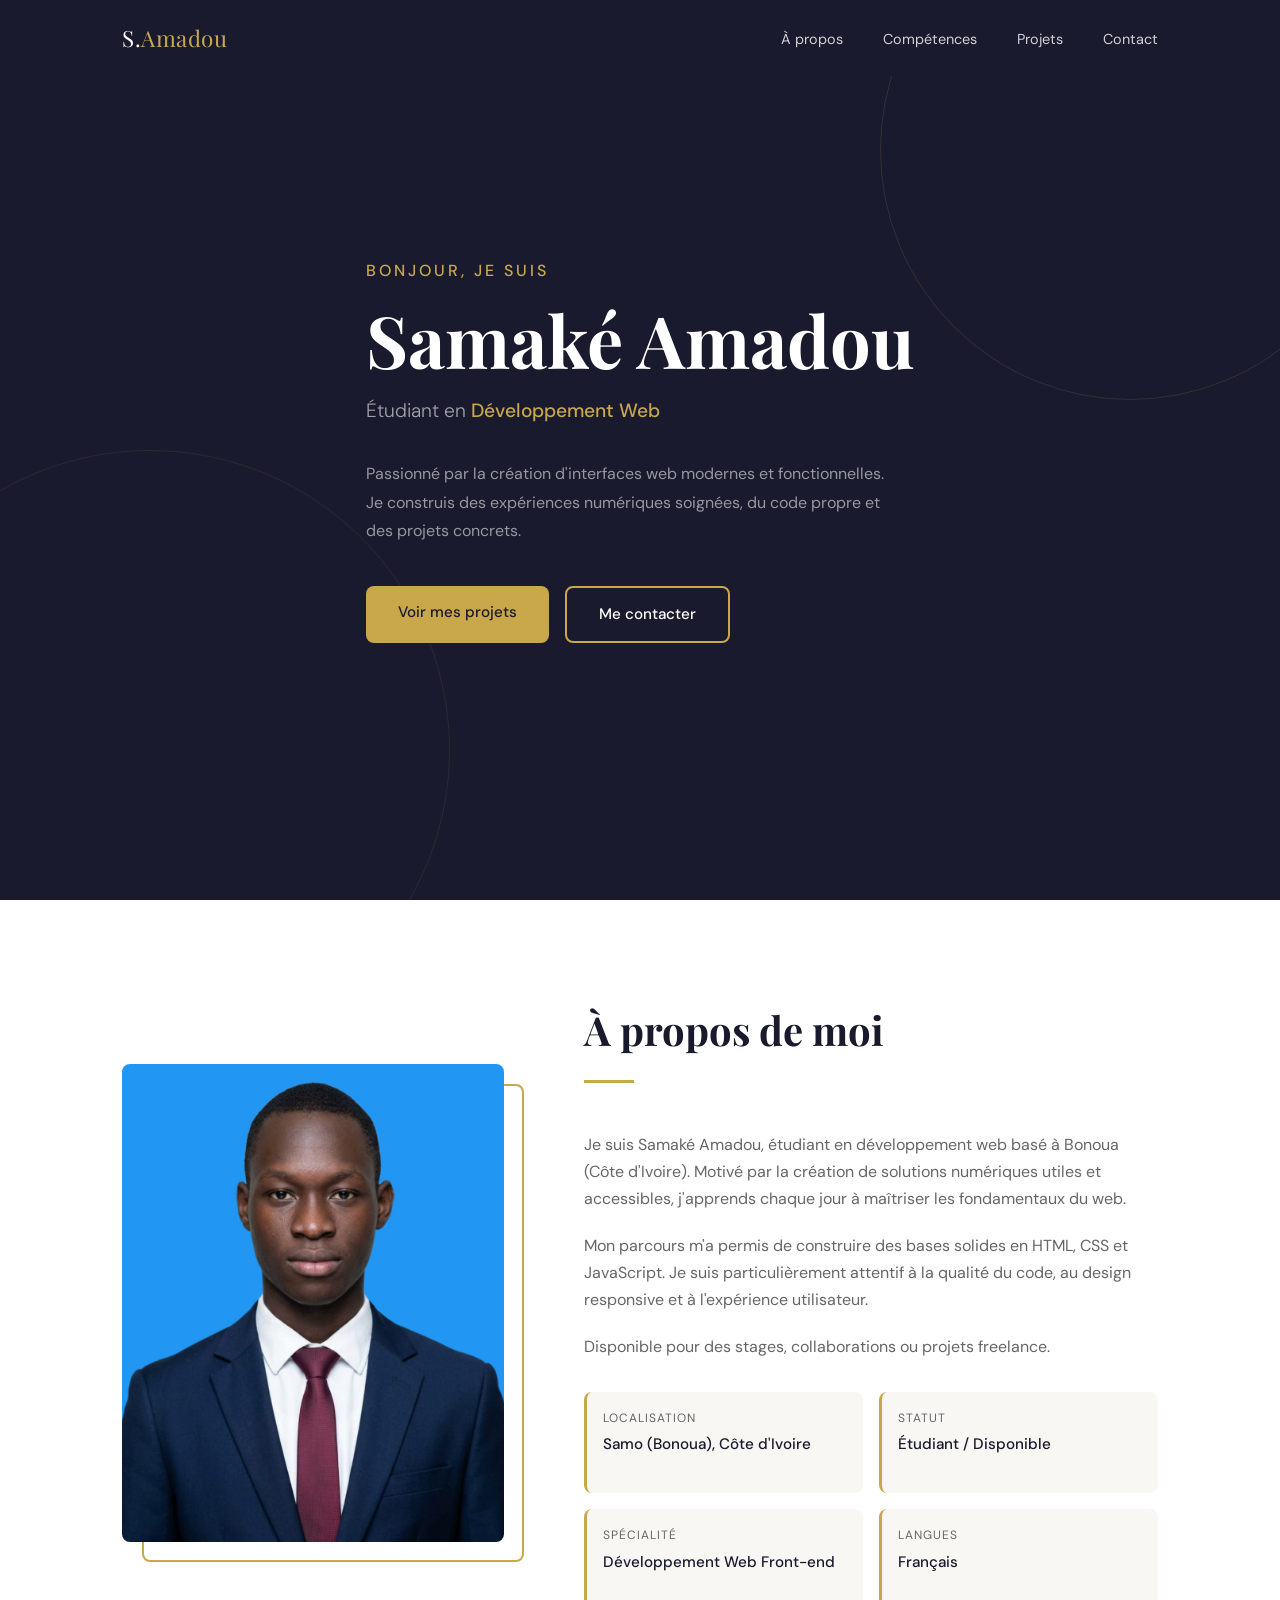
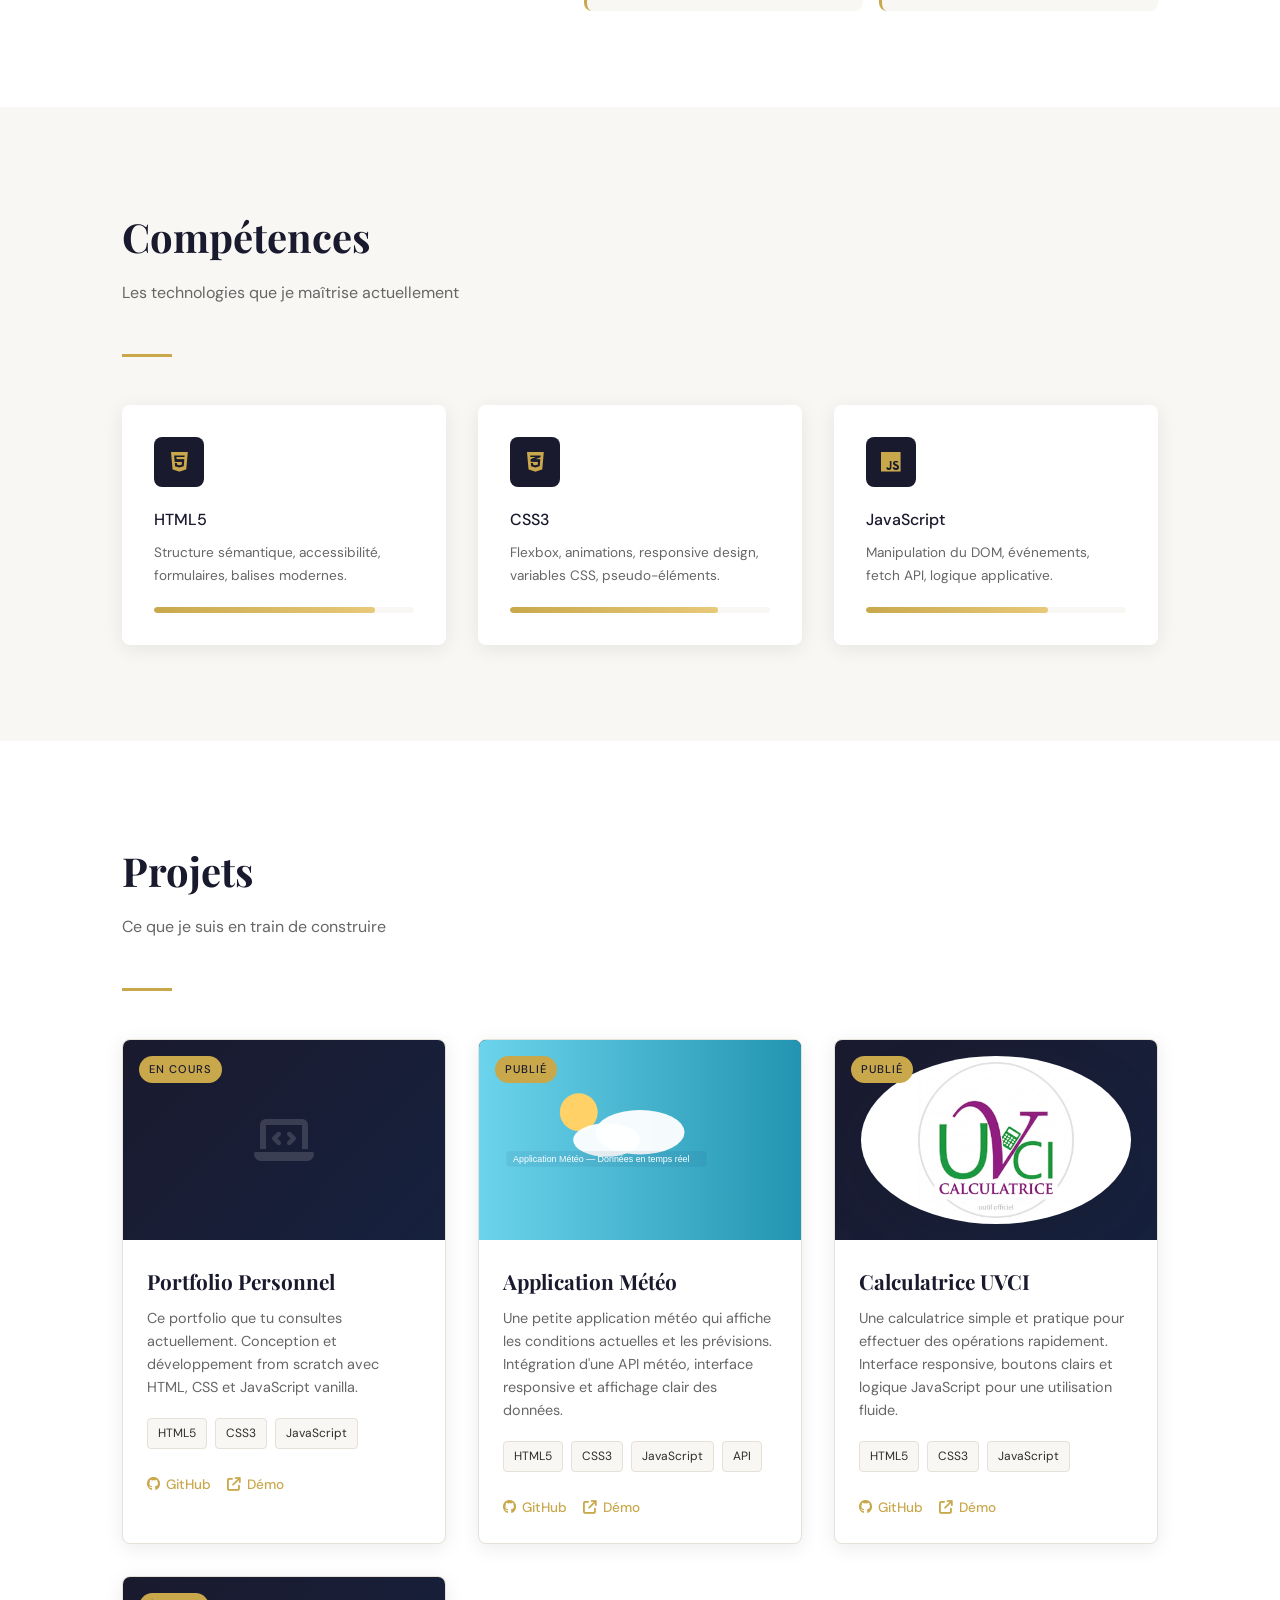
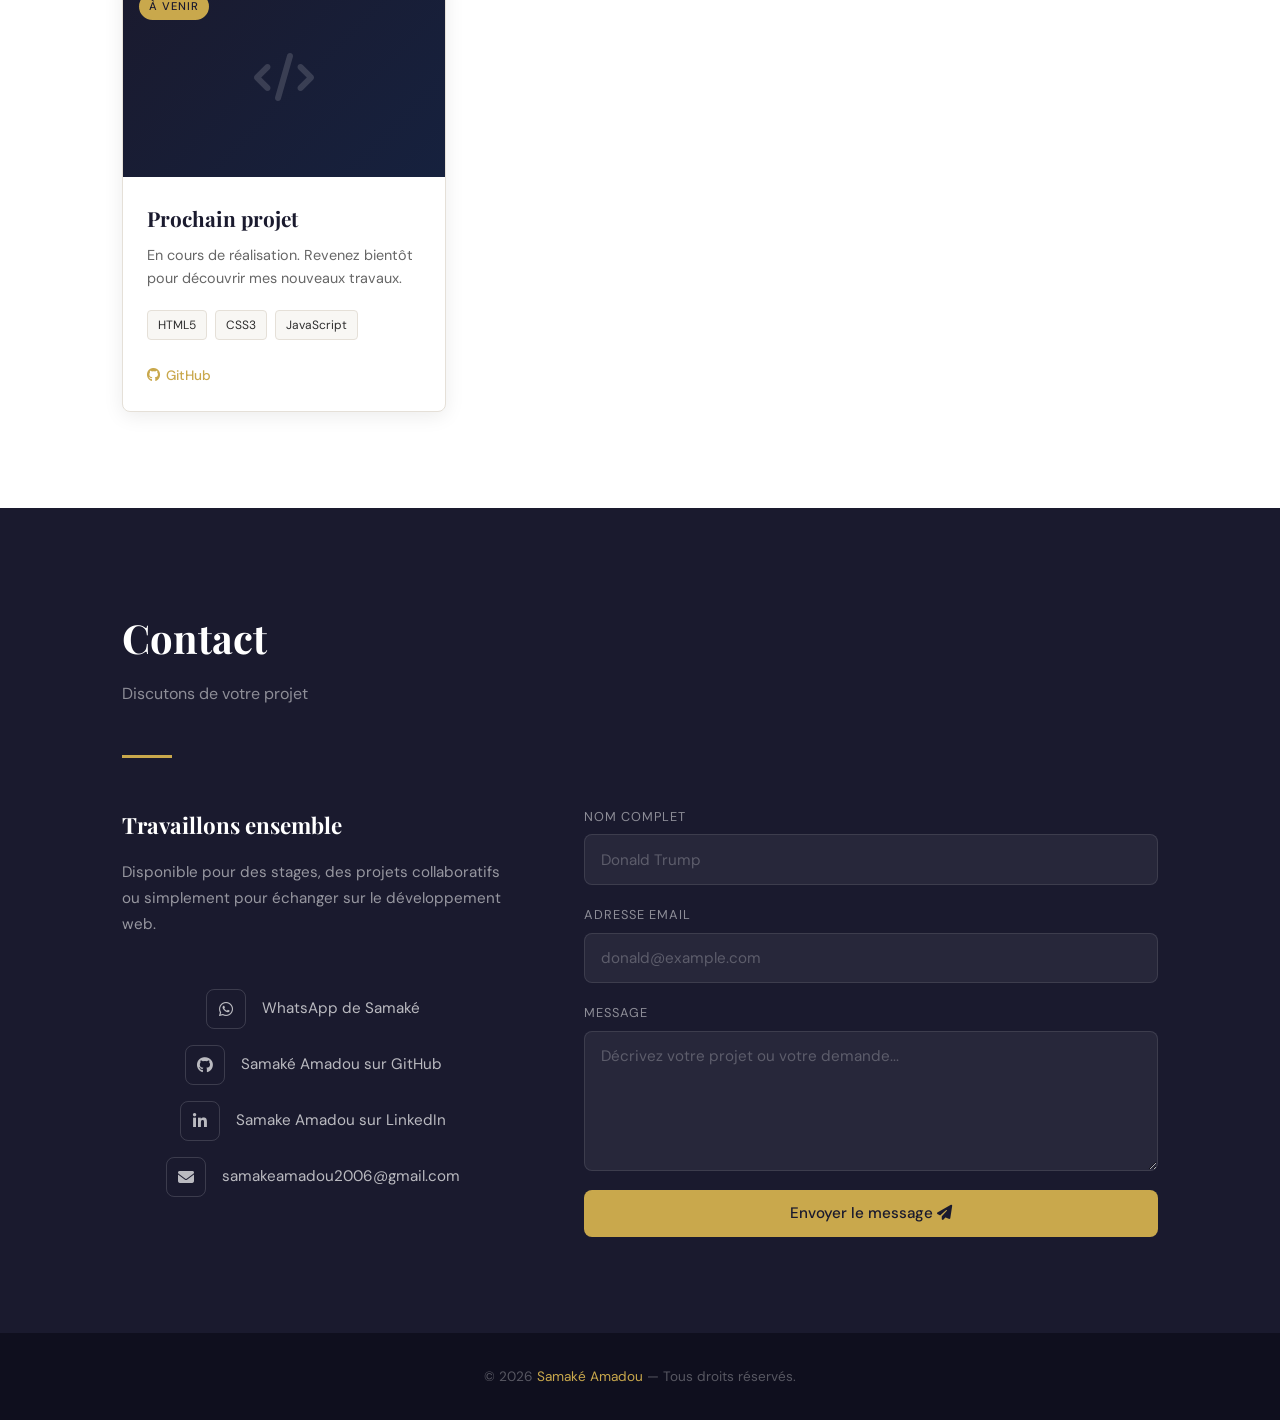
<file: index.html>
<!DOCTYPE html>
<html lang="fr">
<head>
  <meta charset="UTF-8" />
  <meta name="viewport" content="width=device-width, initial-scale=1.0" />
  <title>Samaké Amadou — Développeur Web</title>

  <!-- Google Fonts -->
  <link rel="preconnect" href="https://fonts.googleapis.com" />
  <link href="https://fonts.googleapis.com/css2?family=Playfair+Display:wght@600;700&family=DM+Sans:wght@300;400;500&display=swap" rel="stylesheet" />

  <!-- Font Awesome -->
  <link rel="stylesheet" href="https://cdnjs.cloudflare.com/ajax/libs/font-awesome/6.5.0/css/all.min.css" />

  <!-- Fichier CSS externe -->
  <link rel="stylesheet" href="style.css" />
</head>

<body>

  <header id="entete">
    <nav role="navigation" aria-label="Navigation principale">
      <a href="#hero" class="nav-logo">S.<span>Amadou</span></a>
      <ul class="nav-liens" id="nav-liens">
        <li><a href="#a-propos">À propos</a></li>
        <li><a href="#competences">Compétences</a></li>
        <li><a href="#projets">Projets</a></li>
        <li><a href="#contact">Contact</a></li>
      </ul>
      <button class="nav-hamburger" id="hamburger" aria-label="Ouvrir le menu" aria-expanded="false">
        <span></span><span></span><span></span>
      </button>
    </nav>
  </header>

  <main>

    <!-- HERO -->
    <section id="hero" aria-label="Introduction">
      <div class="container">
        <div class="hero-contenu">
          <p class="hero-salutation">Bonjour, je suis</p>
          <h1 class="hero-nom">Samaké Amadou</h1>
          <p class="hero-titre">Étudiant en <span>Développement Web</span></p>
          <p class="hero-description">
            Passionné par la création d'interfaces web modernes et fonctionnelles.
            Je construis des expériences numériques soignées, du code propre et des projets concrets.
          </p>
          <div class="hero-boutons">
            <a href="#projets" class="btn btn-primaire">Voir mes projets</a>
            <a href="#contact" class="btn btn-contour">Me contacter</a>
          </div>
        </div>
      </div>
    </section>

    <!-- À PROPOS -->
    <section id="a-propos" class="section" aria-label="À propos de moi">
      <div class="container">
        <div class="a-propos-grille">
          <div class="a-propos-image">
            <img src="amadou.jpeg" alt="Samaké Amadou, développeur web" class="photo-profil">
          </div>
          <div class="a-propos-texte">
            <h2 class="section-titre">À propos de moi</h2>
            <div class="ligne-accent"></div>
            <p>Je suis Samaké Amadou, étudiant en développement web basé à Bonoua (Côte d'Ivoire). Motivé par la création de solutions numériques utiles et accessibles, j'apprends chaque jour à maîtriser les fondamentaux du web.</p>
            <p>Mon parcours m'a permis de construire des bases solides en HTML, CSS et JavaScript. Je suis particulièrement attentif à la qualité du code, au design responsive et à l'expérience utilisateur.</p>
            <p>Disponible pour des stages, collaborations ou projets freelance.</p>
            <div class="a-propos-infos">
              <div class="info-item">
                <p class="label">Localisation</p>
                <p class="valeur">Samo (Bonoua), Côte d'Ivoire</p>
              </div>
              <div class="info-item">
                <p class="label">Statut</p>
                <p class="valeur">Étudiant / Disponible</p>
              </div>
              <div class="info-item">
                <p class="label">Spécialité</p>
                <p class="valeur">Développement Web Front-end</p>
              </div>
              <div class="info-item">
                <p class="label">Langues</p>
                <p class="valeur">Français</p>
              </div>
            </div>
          </div>
        </div>
      </div>
    </section>

    <!-- COMPÉTENCES -->
    <section id="competences" class="section" aria-label="Mes compétences">
      <div class="container">
        <h2 class="section-titre">Compétences</h2>
        <p class="section-sous-titre">Les technologies que je maîtrise actuellement</p>
        <div class="ligne-accent"></div>
        <div class="competences-grille">
          <article class="competence-carte">
            <div class="competence-icone" aria-hidden="true"><i class="fa-brands fa-html5"></i></div>
            <h3 class="competence-nom">HTML5</h3>
            <p class="competence-desc">Structure sémantique, accessibilité, formulaires, balises modernes.</p>
            <div class="barre-fond" role="progressbar" aria-valuenow="85" aria-valuemin="0" aria-valuemax="100" aria-label="Niveau HTML : 85%">
              <div class="barre-remplissage" data-largeur="85%"></div>
            </div>
          </article>
          <article class="competence-carte">
            <div class="competence-icone" aria-hidden="true"><i class="fa-brands fa-css3-alt"></i></div>
            <h3 class="competence-nom">CSS3</h3>
            <p class="competence-desc">Flexbox, animations, responsive design, variables CSS, pseudo-éléments.</p>
            <div class="barre-fond" role="progressbar" aria-valuenow="80" aria-valuemin="0" aria-valuemax="100" aria-label="Niveau CSS : 80%">
              <div class="barre-remplissage" data-largeur="80%"></div>
            </div>
          </article>
          <article class="competence-carte">
            <div class="competence-icone" aria-hidden="true"><i class="fa-brands fa-js"></i></div>
            <h3 class="competence-nom">JavaScript</h3>
            <p class="competence-desc">Manipulation du DOM, événements, fetch API, logique applicative.</p>
            <div class="barre-fond" role="progressbar" aria-valuenow="70" aria-valuemin="0" aria-valuemax="100" aria-label="Niveau JavaScript : 70%">
              <div class="barre-remplissage" data-largeur="70%"></div>
            </div>
          </article>
        </div>
      </div>
    </section>

    <!-- PROJETS -->
    <section id="projets" class="section" aria-label="Mes projets">
      <div class="container">
        <h2 class="section-titre">Projets</h2>
        <p class="section-sous-titre">Ce que je suis en train de construire</p>
        <div class="ligne-accent"></div>
        <div class="projets-grille">
          <article class="projet-carte">
            <div class="projet-image" aria-hidden="true">
              <i class="fa-solid fa-laptop-code"></i>
              <span class="projet-tag">En cours</span>
            </div>
            <div class="projet-corps">
              <h3 class="projet-titre">Portfolio Personnel</h3>
              <p class="projet-description">Ce portfolio que tu consultes actuellement. Conception et développement from scratch avec HTML, CSS et JavaScript vanilla.</p>
              <ul class="projet-technologies" aria-label="Technologies utilisées">
                <li class="tech-badge">HTML5</li>
                <li class="tech-badge">CSS3</li>
                <li class="tech-badge">JavaScript</li>
              </ul>
              <div class="projet-liens">
                <a href="#" class="projet-lien"><i class="fa-brands fa-github" aria-hidden="true"></i> GitHub</a>
                <a href="#" class="projet-lien"><i class="fa-solid fa-arrow-up-right-from-square" aria-hidden="true"></i> Démo</a>
              </div>
            </div>
          </article>
          <article class="projet-carte">
            <div class="projet-image" aria-hidden="true">
              <img src="meteo-preview.svg" alt="Aperçu Application Météo" class="projet-vignette">
              <span class="projet-tag">Publié</span>
            </div>
            <div class="projet-corps">
              <h3 class="projet-titre">Application Météo</h3>
              <p class="projet-description">Une petite application météo qui affiche les conditions actuelles et les prévisions. Intégration d'une API météo, interface responsive et affichage clair des données.</p>
              <ul class="projet-technologies" aria-label="Technologies utilisées">
                <li class="tech-badge">HTML5</li>
                <li class="tech-badge">CSS3</li>
                <li class="tech-badge">JavaScript</li>
                <li class="tech-badge">API</li>
              </ul>
              <div class="projet-liens">
                <a href="https://github.com/samakeamadou2006/Meteo" target="_blank" rel="noopener" class="projet-lien"><i class="fa-brands fa-github" aria-hidden="true"></i> GitHub</a>
                <a href="https://samakeamadou2006.github.io/Meteo/" target="_blank" rel="noopener" class="projet-lien"><i class="fa-solid fa-arrow-up-right-from-square" aria-hidden="true"></i> Démo</a>
              </div>
            </div>
          </article>
          <article class="projet-carte">
            <div class="projet-image" aria-hidden="true">
              <img src="calculatrice.uvci.logo.png" alt="Logo Calculatrice UVCI" class="projet-vignette projet-logo">
              <span class="projet-tag">Publié</span>
            </div>
            <div class="projet-corps">
              <h3 class="projet-titre">Calculatrice UVCI</h3>
              <p class="projet-description">Une calculatrice simple et pratique pour effectuer des opérations rapidement. Interface responsive, boutons clairs et logique JavaScript pour une utilisation fluide.</p>
              <ul class="projet-technologies" aria-label="Technologies utilisées">
                <li class="tech-badge">HTML5</li>
                <li class="tech-badge">CSS3</li>
                <li class="tech-badge">JavaScript</li>
              </ul>
              <div class="projet-liens">
                <a href="https://github.com/samakeamadou2006/Calculatrice-UVCI" target="_blank" rel="noopener" class="projet-lien"><i class="fa-brands fa-github" aria-hidden="true"></i> GitHub</a>
                <a href="https://samakeamadou2006.github.io/Calculatrice-UVCI/" target="_blank" rel="noopener" class="projet-lien"><i class="fa-solid fa-arrow-up-right-from-square" aria-hidden="true"></i> Démo</a>
              </div>
            </div>
          </article>
          <article class="projet-carte">
            <div class="projet-image" aria-hidden="true">
              <i class="fa-solid fa-code"></i>
              <span class="projet-tag">À venir</span>
            </div>
            <div class="projet-corps">
              <h3 class="projet-titre">Prochain projet</h3>
              <p class="projet-description">En cours de réalisation. Revenez bientôt pour découvrir mes nouveaux travaux.</p>
              <ul class="projet-technologies" aria-label="Technologies utilisées">
                <li class="tech-badge">HTML5</li>
                <li class="tech-badge">CSS3</li>
                <li class="tech-badge">JavaScript</li>
              </ul>
              <div class="projet-liens">
                <a href="#" class="projet-lien"><i class="fa-brands fa-github" aria-hidden="true"></i> GitHub</a>
              </div>
            </div>
          </article>
        </div>
      </div>
    </section>

    <!-- CONTACT -->
    <section id="contact" class="section" aria-label="Contactez-moi">
      <div class="container">
        <h2 class="section-titre">Contact</h2>
        <p class="section-sous-titre">Discutons de votre projet</p>
        <div class="ligne-accent"></div>
        <div class="contact-grille">
          <div class="contact-info">
            <h3>Travaillons ensemble</h3>
            <p>Disponible pour des stages, des projets collaboratifs ou simplement pour échanger sur le développement web.</p>
            <nav class="contact-reseaux" aria-label="Réseaux sociaux">
              <a href="https://wa.me/2250565487168" target="_blank" rel="noopener" class="reseau-lien">
                <i class="fa-brands fa-whatsapp" aria-hidden="true"></i> WhatsApp de Samaké
              </a>
              <a href="https://github.com/samakeamadou2006" target="_blank" rel="noopener" class="reseau-lien">
                <i class="fa-brands fa-github" aria-hidden="true"></i> Samaké Amadou sur GitHub
              </a>
              <a href="https://www.linkedin.com/in/amadou-samake-0ab4243b7" target="_blank" rel="noopener" class="reseau-lien">
                <i class="fa-brands fa-linkedin-in" aria-hidden="true"></i> Samake Amadou sur LinkedIn
              </a>
              <a href="mailto:samakeamadou2006@gmail.com" class="reseau-lien">
                <i class="fa-solid fa-envelope" aria-hidden="true"></i> samakeamadou2006@gmail.com
              </a>
            </nav>
          </div>
          <form class="formulaire" id="formulaire-contact" action="mailto:samakeamadou2006@gmail.com" method="POST" enctype="text/plain" novalidate>
            <div class="champ-groupe">
              <label for="nom">Nom complet</label>
              <input type="text" id="nom" name="nom" placeholder="Donald Trump" required />
            </div>
            <div class="champ-groupe">
              <label for="email">Adresse email</label>
              <input type="email" id="email" name="email" placeholder="donald@example.com" required />
            </div>
            <div class="champ-groupe">
              <label for="message">Message</label>
              <textarea id="message" name="message" placeholder="Décrivez votre projet ou votre demande..." required></textarea>
            </div>
            <button type="submit" class="btn btn-primaire">
              Envoyer le message <i class="fa-solid fa-paper-plane" aria-hidden="true"></i>
            </button>
          </form>
        </div>
      </div>
    </section>

  </main>

  <footer>
    <p>© 2026 <span>Samaké Amadou</span> — Tous droits réservés. </p>
  </footer>

  <!-- Fichier JS externe — toujours en bas du body -->
  <script src="script.js"></script>

</body>
</html>
</file>
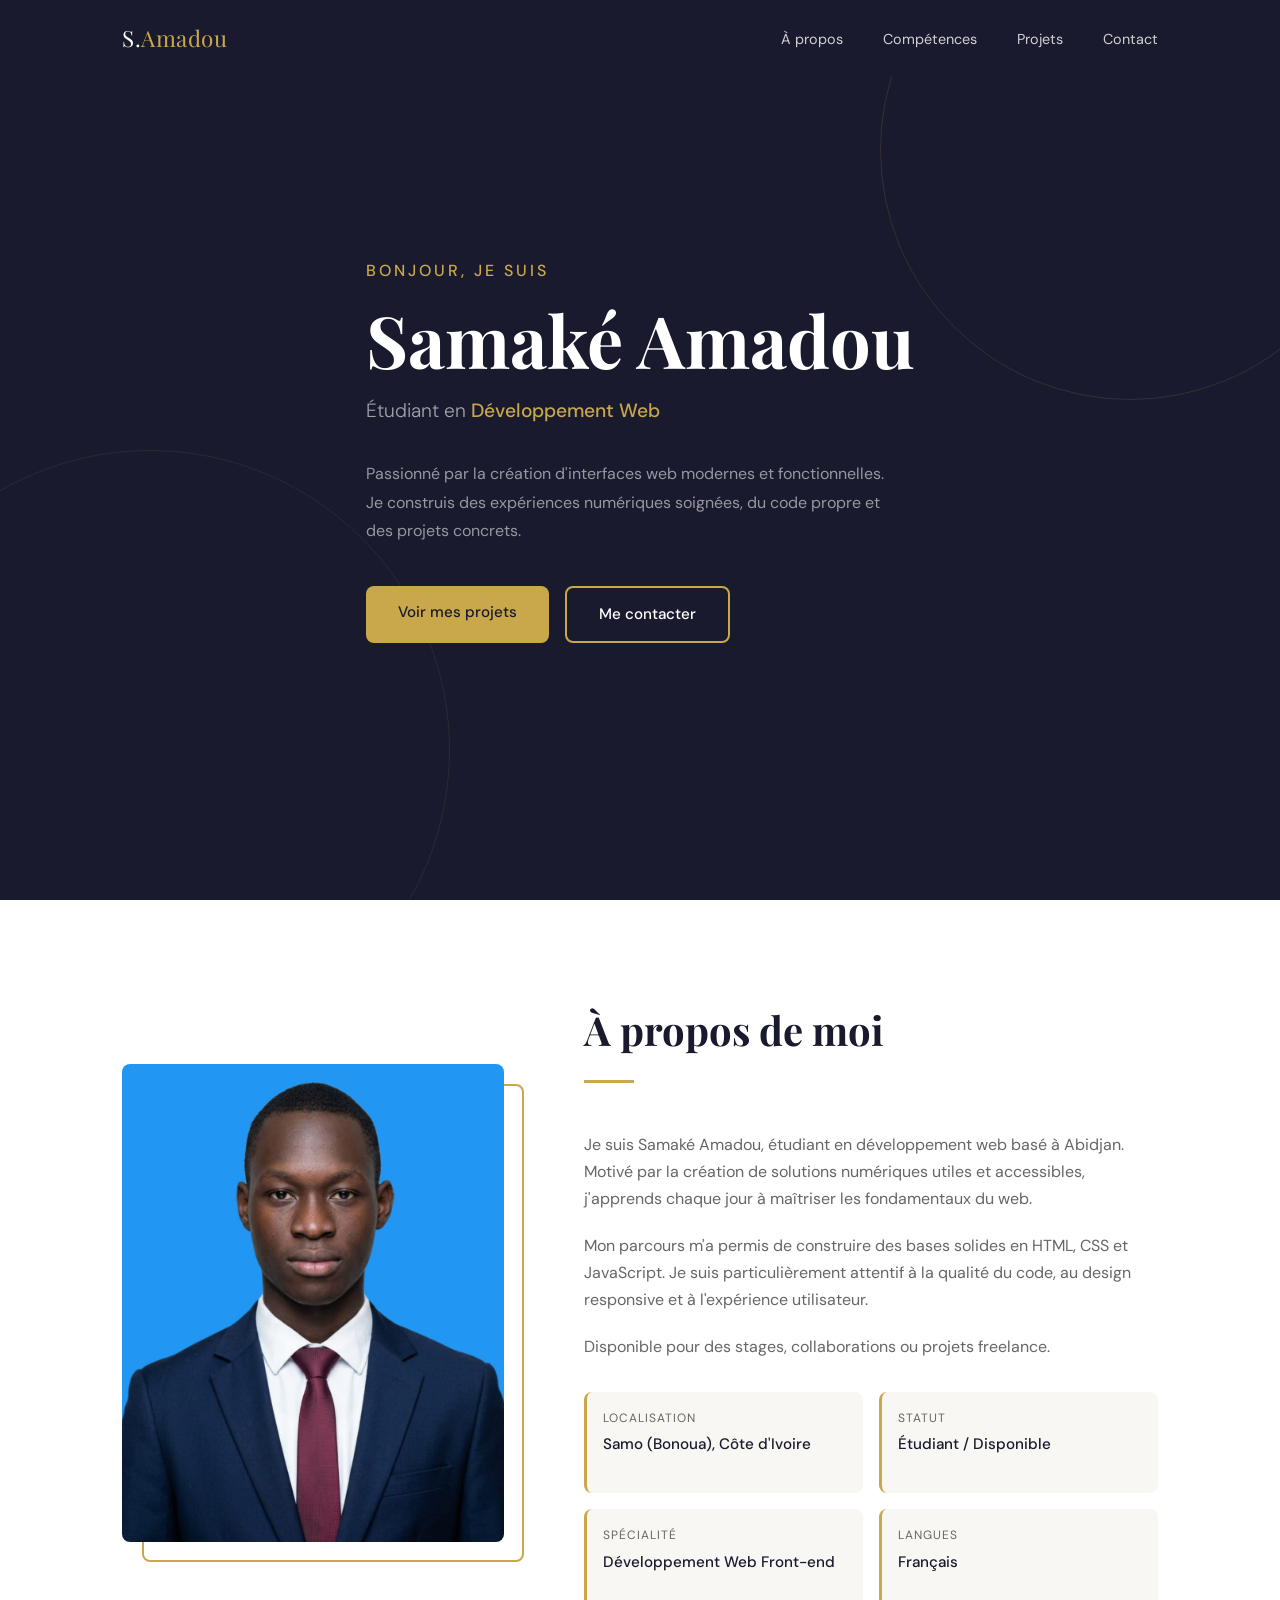
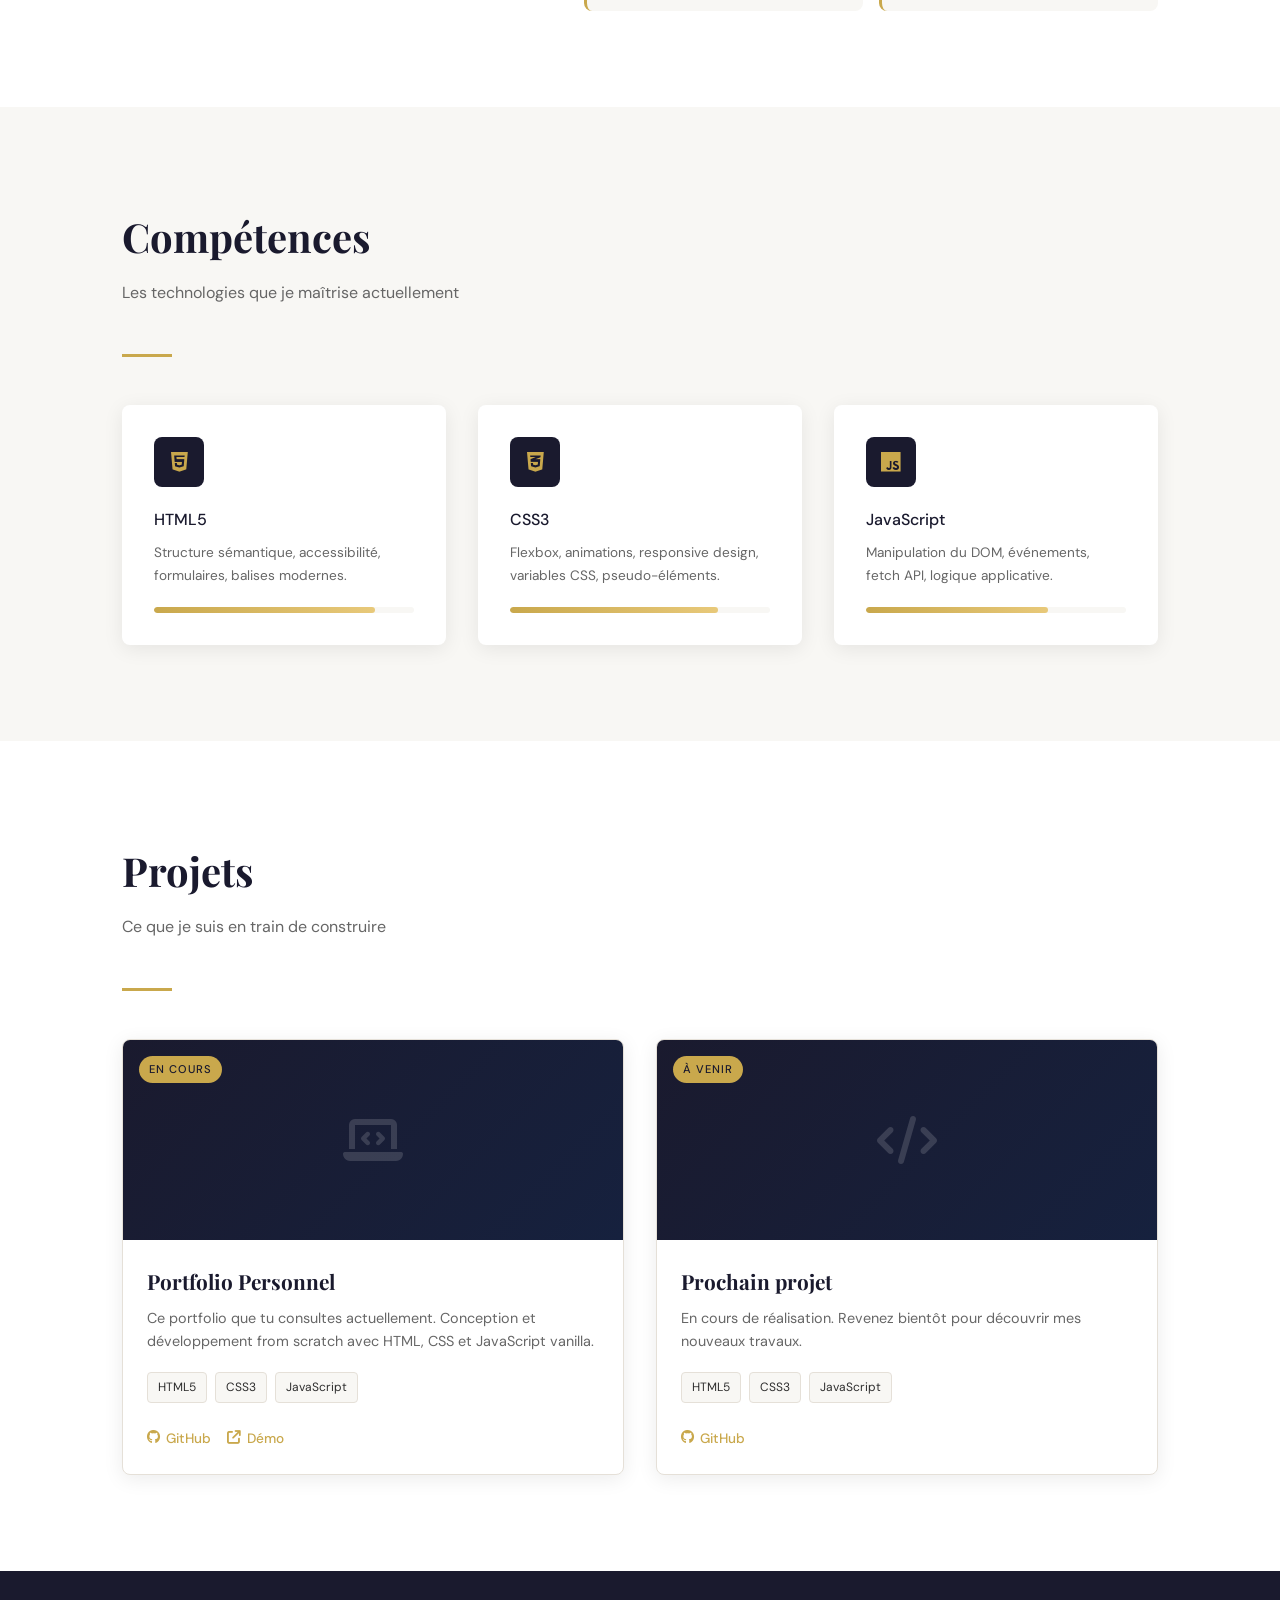
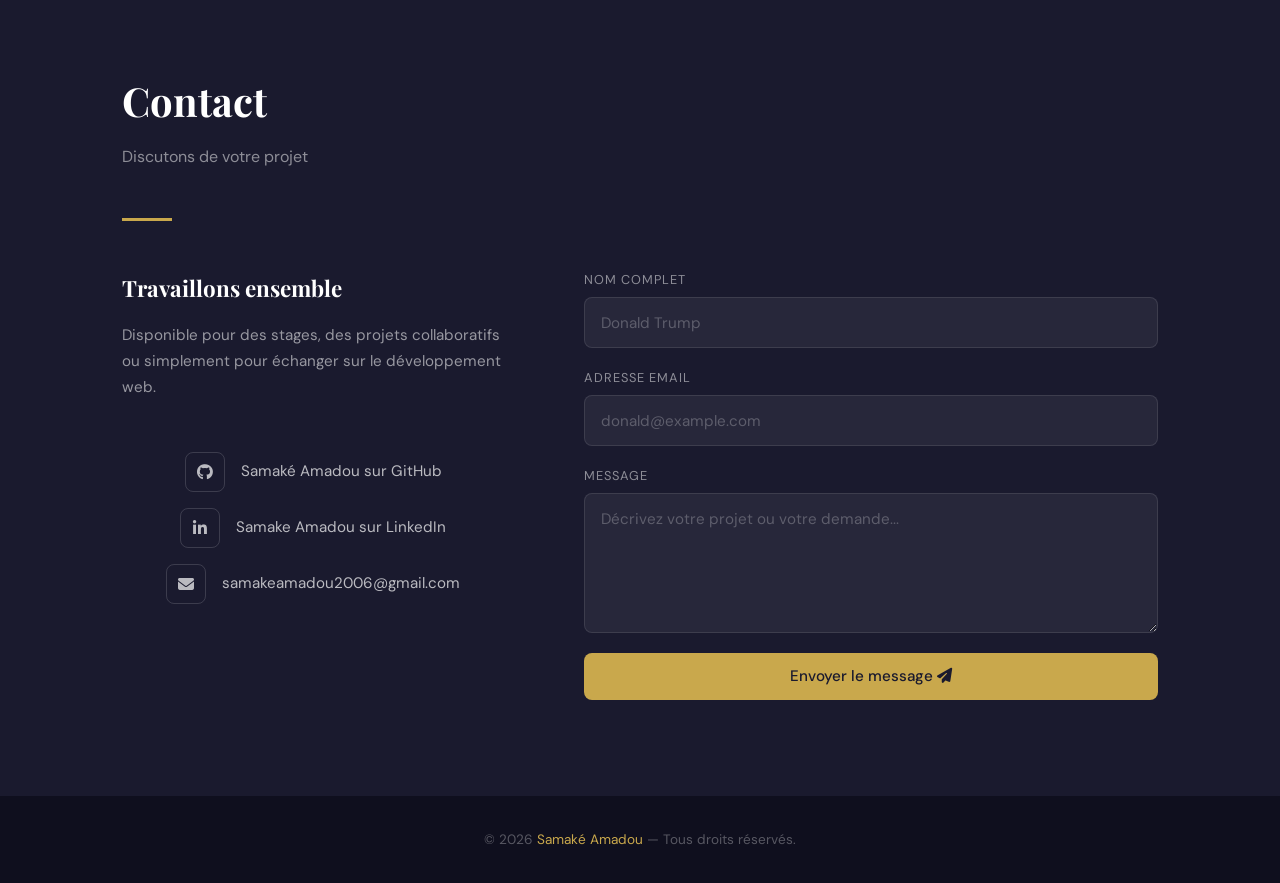
<file: portfolio.html>
<!DOCTYPE html>
<html lang="fr">
<head>
  <meta charset="UTF-8" />
  <meta name="viewport" content="width=device-width, initial-scale=1.0" />
  <title>Samaké Amadou — Développeur Web</title>

  <!-- Google Fonts -->
  <link rel="preconnect" href="https://fonts.googleapis.com" />
  <link href="https://fonts.googleapis.com/css2?family=Playfair+Display:wght@600;700&family=DM+Sans:wght@300;400;500&display=swap" rel="stylesheet" />

  <!-- Font Awesome -->
  <link rel="stylesheet" href="https://cdnjs.cloudflare.com/ajax/libs/font-awesome/6.5.0/css/all.min.css" />

  <!-- Fichier CSS externe -->
  <link rel="stylesheet" href="portfolio.css" />
</head>

<body>

  <header id="entete">
    <nav role="navigation" aria-label="Navigation principale">
      <a href="#hero" class="nav-logo">S.<span>Amadou</span></a>
      <ul class="nav-liens" id="nav-liens">
        <li><a href="#a-propos">À propos</a></li>
        <li><a href="#competences">Compétences</a></li>
        <li><a href="#projets">Projets</a></li>
        <li><a href="#contact">Contact</a></li>
      </ul>
      <button class="nav-hamburger" id="hamburger" aria-label="Ouvrir le menu" aria-expanded="false">
        <span></span><span></span><span></span>
      </button>
    </nav>
  </header>

  <main>

    <!-- HERO -->
    <section id="hero" aria-label="Introduction">
      <div class="container">
        <div class="hero-contenu">
          <p class="hero-salutation">Bonjour, je suis</p>
          <h1 class="hero-nom">Samaké Amadou</h1>
          <p class="hero-titre">Étudiant en <span>Développement Web</span></p>
          <p class="hero-description">
            Passionné par la création d'interfaces web modernes et fonctionnelles.
            Je construis des expériences numériques soignées, du code propre et des projets concrets.
          </p>
          <div class="hero-boutons">
            <a href="#projets" class="btn btn-primaire">Voir mes projets</a>
            <a href="#contact" class="btn btn-contour">Me contacter</a>
          </div>
        </div>
      </div>
    </section>

    <!-- À PROPOS -->
    <section id="a-propos" class="section" aria-label="À propos de moi">
      <div class="container">
        <div class="a-propos-grille">
          <div class="a-propos-image">
            <img src="amadou.jpeg" alt="Samaké Amadou, développeur web" class="photo-profil">
          </div>
          <div class="a-propos-texte">
            <h2 class="section-titre">À propos de moi</h2>
            <div class="ligne-accent"></div>
            <p>Je suis Samaké Amadou, étudiant en développement web basé à Abidjan. Motivé par la création de solutions numériques utiles et accessibles, j'apprends chaque jour à maîtriser les fondamentaux du web.</p>
            <p>Mon parcours m'a permis de construire des bases solides en HTML, CSS et JavaScript. Je suis particulièrement attentif à la qualité du code, au design responsive et à l'expérience utilisateur.</p>
            <p>Disponible pour des stages, collaborations ou projets freelance.</p>
            <div class="a-propos-infos">
              <div class="info-item">
                <p class="label">Localisation</p>
                <p class="valeur">Samo (Bonoua), Côte d'Ivoire</p>
              </div>
              <div class="info-item">
                <p class="label">Statut</p>
                <p class="valeur">Étudiant / Disponible</p>
              </div>
              <div class="info-item">
                <p class="label">Spécialité</p>
                <p class="valeur">Développement Web Front-end</p>
              </div>
              <div class="info-item">
                <p class="label">Langues</p>
                <p class="valeur">Français</p>
              </div>
            </div>
          </div>
        </div>
      </div>
    </section>

    <!-- COMPÉTENCES -->
    <section id="competences" class="section" aria-label="Mes compétences">
      <div class="container">
        <h2 class="section-titre">Compétences</h2>
        <p class="section-sous-titre">Les technologies que je maîtrise actuellement</p>
        <div class="ligne-accent"></div>
        <div class="competences-grille">
          <article class="competence-carte">
            <div class="competence-icone" aria-hidden="true"><i class="fa-brands fa-html5"></i></div>
            <h3 class="competence-nom">HTML5</h3>
            <p class="competence-desc">Structure sémantique, accessibilité, formulaires, balises modernes.</p>
            <div class="barre-fond" role="progressbar" aria-valuenow="85" aria-valuemin="0" aria-valuemax="100" aria-label="Niveau HTML : 85%">
              <div class="barre-remplissage" data-largeur="85%"></div>
            </div>
          </article>
          <article class="competence-carte">
            <div class="competence-icone" aria-hidden="true"><i class="fa-brands fa-css3-alt"></i></div>
            <h3 class="competence-nom">CSS3</h3>
            <p class="competence-desc">Flexbox, animations, responsive design, variables CSS, pseudo-éléments.</p>
            <div class="barre-fond" role="progressbar" aria-valuenow="80" aria-valuemin="0" aria-valuemax="100" aria-label="Niveau CSS : 80%">
              <div class="barre-remplissage" data-largeur="80%"></div>
            </div>
          </article>
          <article class="competence-carte">
            <div class="competence-icone" aria-hidden="true"><i class="fa-brands fa-js"></i></div>
            <h3 class="competence-nom">JavaScript</h3>
            <p class="competence-desc">Manipulation du DOM, événements, fetch API, logique applicative.</p>
            <div class="barre-fond" role="progressbar" aria-valuenow="70" aria-valuemin="0" aria-valuemax="100" aria-label="Niveau JavaScript : 70%">
              <div class="barre-remplissage" data-largeur="70%"></div>
            </div>
          </article>
        </div>
      </div>
    </section>

    <!-- PROJETS -->
    <section id="projets" class="section" aria-label="Mes projets">
      <div class="container">
        <h2 class="section-titre">Projets</h2>
        <p class="section-sous-titre">Ce que je suis en train de construire</p>
        <div class="ligne-accent"></div>
        <div class="projets-grille">
          <article class="projet-carte">
            <div class="projet-image" aria-hidden="true">
              <i class="fa-solid fa-laptop-code"></i>
              <span class="projet-tag">En cours</span>
            </div>
            <div class="projet-corps">
              <h3 class="projet-titre">Portfolio Personnel</h3>
              <p class="projet-description">Ce portfolio que tu consultes actuellement. Conception et développement from scratch avec HTML, CSS et JavaScript vanilla.</p>
              <ul class="projet-technologies" aria-label="Technologies utilisées">
                <li class="tech-badge">HTML5</li>
                <li class="tech-badge">CSS3</li>
                <li class="tech-badge">JavaScript</li>
              </ul>
              <div class="projet-liens">
                <a href="#" class="projet-lien"><i class="fa-brands fa-github" aria-hidden="true"></i> GitHub</a>
                <a href="#" class="projet-lien"><i class="fa-solid fa-arrow-up-right-from-square" aria-hidden="true"></i> Démo</a>
              </div>
            </div>
          </article>
          <article class="projet-carte">
            <div class="projet-image" aria-hidden="true">
              <i class="fa-solid fa-code"></i>
              <span class="projet-tag">À venir</span>
            </div>
            <div class="projet-corps">
              <h3 class="projet-titre">Prochain projet</h3>
              <p class="projet-description">En cours de réalisation. Revenez bientôt pour découvrir mes nouveaux travaux.</p>
              <ul class="projet-technologies" aria-label="Technologies utilisées">
                <li class="tech-badge">HTML5</li>
                <li class="tech-badge">CSS3</li>
                <li class="tech-badge">JavaScript</li>
              </ul>
              <div class="projet-liens">
                <a href="#" class="projet-lien"><i class="fa-brands fa-github" aria-hidden="true"></i> GitHub</a>
              </div>
            </div>
          </article>
        </div>
      </div>
    </section>

    <!-- CONTACT -->
    <section id="contact" class="section" aria-label="Contactez-moi">
      <div class="container">
        <h2 class="section-titre">Contact</h2>
        <p class="section-sous-titre">Discutons de votre projet</p>
        <div class="ligne-accent"></div>
        <div class="contact-grille">
          <div class="contact-info">
            <h3>Travaillons ensemble</h3>
            <p>Disponible pour des stages, des projets collaboratifs ou simplement pour échanger sur le développement web.</p>
            <nav class="contact-reseaux" aria-label="Réseaux sociaux">
              <a href="https://github.com/samakeamadou2006" target="_blank" rel="noopener" class="reseau-lien">
                <i class="fa-brands fa-github" aria-hidden="true"></i> Samaké Amadou sur GitHub
              </a>
              <a href="https://www.linkedin.com/in/amadou-samake-0ab4243b7" target="_blank" rel="noopener" class="reseau-lien">
                <i class="fa-brands fa-linkedin-in" aria-hidden="true"></i> Samake Amadou sur LinkedIn
              </a>
              <a href="mailto:samakeamadou2006@gmail.com" class="reseau-lien">
                <i class="fa-solid fa-envelope" aria-hidden="true"></i> samakeamadou2006@gmail.com
              </a>
            </nav>
          </div>
          <form class="formulaire" id="formulaire-contact" novalidate>
            <div class="champ-groupe">
              <label for="nom">Nom complet</label>
              <input type="text" id="nom" name="nom" placeholder="Donald Trump" required />
            </div>
            <div class="champ-groupe">
              <label for="email">Adresse email</label>
              <input type="email" id="email" name="email" placeholder="donald@example.com" required />
            </div>
            <div class="champ-groupe">
              <label for="message">Message</label>
              <textarea id="message" name="message" placeholder="Décrivez votre projet ou votre demande..." required></textarea>
            </div>
            <button type="submit" class="btn btn-primaire">
              Envoyer le message <i class="fa-solid fa-paper-plane" aria-hidden="true"></i>
            </button>
          </form>
        </div>
      </div>
    </section>

  </main>

  <footer>
    <p>© 2026 <span>Samaké Amadou</span> — Tous droits réservés. </p>
  </footer>

  <!-- Fichier JS externe — toujours en bas du body -->
  <script src="portfolio.js"></script>

</body>
</html>
</file>
<file: style.css>
/* =============================================
   VARIABLES CSS
============================================= */
:root {
  --couleur-primaire: #1a1a2e;
  --couleur-secondaire: #16213e;
  --couleur-accent: #c9a84c;
  --couleur-accent-clair: #e8c97a;
  --couleur-texte: #2d2d2d;
  --couleur-texte-clair: #666;
  --couleur-fond: #f8f7f4;
  --couleur-blanc: #ffffff;
  --couleur-bordure: #e5e0d8;

  --police-titre: 'Playfair Display', Georgia, serif;
  --police-corps: 'DM Sans', sans-serif;

  --ombre-douce: 0 4px 20px rgba(0, 0, 0, 0.08);
  --ombre-forte: 0 8px 40px rgba(0, 0, 0, 0.15);
  --rayon: 8px;
  --transition: all 0.3s ease;
}

/* =============================================
   RESET
============================================= */
*, *::before, *::after {
  margin: 0;
  padding: 0;
  box-sizing: border-box;
}

html {
  scroll-behavior: smooth;
}

body {
  font-family: var(--police-corps);
  background-color: var(--couleur-fond);
  color: var(--couleur-texte);
  line-height: 1.7;
  font-size: 16px;
}

img { max-width: 100%; display: block; }
a { text-decoration: none; color: inherit; }
ul { list-style: none; }

/* =============================================
   UTILITAIRES
============================================= */
.container {
  max-width: 1100px;
  margin: 0 auto;
  padding: 0 2rem;
}

.section { padding: 6rem 0; }

.section-titre {
  font-family: var(--police-titre);
  font-size: 2.5rem;
  color: var(--couleur-primaire);
  margin-bottom: 0.5rem;
}

.section-sous-titre {
  color: var(--couleur-texte-clair);
  font-size: 1rem;
  margin-bottom: 3rem;
}

.ligne-accent {
  width: 50px;
  height: 3px;
  background: var(--couleur-accent);
  margin: 1rem 0 3rem;
}

.btn {
  display: inline-block;
  padding: 0.85rem 2rem;
  border-radius: var(--rayon);
  font-family: var(--police-corps);
  font-size: 0.95rem;
  font-weight: 500;
  cursor: pointer;
  transition: var(--transition);
  border: none;
}

.btn-primaire {
  background: var(--couleur-accent);
  color: var(--couleur-primaire);
}

.btn-primaire:hover {
  background: var(--couleur-accent-clair);
  transform: translateY(-2px);
  box-shadow: var(--ombre-forte);
}

.btn-contour {
  background: transparent;
  color: var(--couleur-blanc);
  border: 2px solid var(--couleur-accent);
}

.btn-contour:hover {
  background: var(--couleur-accent);
  color: var(--couleur-primaire);
  transform: translateY(-2px);
}

/* =============================================
   NAVIGATION
============================================= */
header {
  position: fixed;
  top: 0; left: 0; right: 0;
  z-index: 1000;
  background: var(--couleur-primaire);
  transition: var(--transition);
}

header.scrolled { box-shadow: var(--ombre-forte); }

nav {
  display: flex;
  align-items: center;
  justify-content: space-between;
  padding: 1.2rem 2rem;
  max-width: 1100px;
  margin: 0 auto;
}

.nav-logo {
  font-family: var(--police-titre);
  font-size: 1.4rem;
  color: var(--couleur-blanc);
  letter-spacing: 0.5px;
}

.nav-logo span { color: var(--couleur-accent); }

.nav-liens { display: flex; gap: 2.5rem; }

.nav-liens a {
  color: rgba(255, 255, 255, 0.8);
  font-size: 0.9rem;
  font-weight: 400;
  transition: var(--transition);
  position: relative;
}

.nav-liens a::after {
  content: '';
  position: absolute;
  bottom: -4px; left: 0;
  width: 0; height: 2px;
  background: var(--couleur-accent);
  transition: var(--transition);
}

.nav-liens a:hover { color: var(--couleur-blanc); }
.nav-liens a:hover::after { width: 100%; }

.nav-hamburger {
  display: none;
  flex-direction: column;
  gap: 5px;
  cursor: pointer;
  background: none;
  border: none;
  padding: 4px;
}

.nav-hamburger span {
  display: block;
  width: 24px; height: 2px;
  background: var(--couleur-blanc);
  transition: var(--transition);
}

/* =============================================
   HERO
============================================= */
#hero {
  min-height: 100vh;
  background: var(--couleur-primaire);
  display: flex;
  align-items: center;
  position: relative;
  overflow: hidden;
}

#hero::before {
  content: '';
  position: absolute;
  top: -100px; right: -100px;
  width: 500px; height: 500px;
  border: 1px solid rgba(201, 168, 76, 0.15);
  border-radius: 50%;
}

#hero::after {
  content: '';
  position: absolute;
  bottom: -150px; left: -150px;
  width: 600px; height: 600px;
  border: 1px solid rgba(201, 168, 76, 0.1);
  border-radius: 50%;
}

.hero-contenu { position: relative; z-index: 1; }

.hero-salutation {
  color: var(--couleur-accent);
  font-size: 1rem;
  font-weight: 500;
  letter-spacing: 3px;
  text-transform: uppercase;
  margin-bottom: 1rem;
}

.hero-nom {
  font-family: var(--police-titre);
  font-size: clamp(2.5rem, 6vw, 4.5rem);
  color: var(--couleur-blanc);
  line-height: 1.1;
  margin-bottom: 1rem;
}

.hero-titre {
  font-size: 1.2rem;
  color: rgba(255, 255, 255, 0.6);
  margin-bottom: 2rem;
  font-weight: 300;
}

.hero-titre span { color: var(--couleur-accent); font-weight: 500; }

.hero-description {
  max-width: 520px;
  color: rgba(255, 255, 255, 0.55);
  font-size: 1rem;
  margin-bottom: 2.5rem;
  line-height: 1.8;
}

.hero-boutons { display: flex; gap: 1rem; flex-wrap: wrap; }

/* =============================================
   À PROPOS
============================================= */
#a-propos { background: var(--couleur-blanc); }

.a-propos-grille {
  display: grid;
  grid-template-columns: 1fr 1.5fr;
  gap: 5rem;
  align-items: center;
}

.a-propos-image { position: relative; }

.a-propos-image::before {
  content: '';
  position: absolute;
  top: 20px; left: 20px;
  right: -20px; bottom: -20px;
  border: 2px solid var(--couleur-accent);
  border-radius: var(--rayon);
  z-index: 0;
}

.photo-profil {
  position: relative;
  z-index: 1;
  width: 100%;
  aspect-ratio: 4/5;
  object-fit: cover;
  border-radius: var(--rayon);
  display: block;
}

.a-propos-texte p {
  color: var(--couleur-texte-clair);
  margin-bottom: 1.2rem;
  font-size: 1rem;
}

.a-propos-infos {
  display: grid;
  grid-template-columns: 1fr 1fr;
  gap: 1rem;
  margin-top: 2rem;
}

.info-item {
  padding: 1rem;
  background: var(--couleur-fond);
  border-radius: var(--rayon);
  border-left: 3px solid var(--couleur-accent);
}

.info-item .label {
  font-size: 0.75rem;
  color: var(--couleur-texte-clair);
  text-transform: uppercase;
  letter-spacing: 1px;
  margin-bottom: 4px;
}

.info-item .valeur {
  font-size: 0.95rem;
  font-weight: 500;
  color: var(--couleur-primaire);
}

/* =============================================
   COMPÉTENCES
============================================= */
#competences { background: var(--couleur-fond); }

.competences-grille {
  display: grid;
  grid-template-columns: repeat(auto-fit, minmax(300px, 1fr));
  gap: 2rem;
}

.competence-carte {
  background: var(--couleur-blanc);
  border-radius: var(--rayon);
  padding: 2rem;
  box-shadow: var(--ombre-douce);
  transition: var(--transition);
}

.competence-carte:hover {
  transform: translateY(-5px);
  box-shadow: var(--ombre-forte);
}

.competence-icone {
  width: 50px; height: 50px;
  background: var(--couleur-primaire);
  border-radius: var(--rayon);
  display: flex;
  align-items: center;
  justify-content: center;
  margin-bottom: 1.2rem;
}

.competence-icone i { color: var(--couleur-accent); font-size: 1.4rem; }
.competence-nom { font-weight: 500; font-size: 1rem; margin-bottom: 0.5rem; color: var(--couleur-primaire); }
.competence-desc { font-size: 0.85rem; color: var(--couleur-texte-clair); margin-bottom: 1.2rem; }

.barre-fond {
  background: var(--couleur-fond);
  border-radius: 99px;
  height: 6px;
  overflow: hidden;
}

.barre-remplissage {
  height: 100%;
  background: linear-gradient(90deg, var(--couleur-accent), var(--couleur-accent-clair));
  border-radius: 99px;
  width: 0;
  transition: width 1s ease;
}

/* =============================================
   PROJETS
============================================= */
#projets { background: var(--couleur-blanc); }

.projets-grille {
  display: grid;
  grid-template-columns: repeat(auto-fit, minmax(320px, 1fr));
  gap: 2rem;
}

.projet-carte {
  border-radius: var(--rayon);
  overflow: hidden;
  box-shadow: var(--ombre-douce);
  transition: var(--transition);
  background: var(--couleur-blanc);
  border: 1px solid var(--couleur-bordure);
}

.projet-carte:hover {
  transform: translateY(-6px);
  box-shadow: var(--ombre-forte);
}

.projet-image {
  height: 200px;
  background: linear-gradient(135deg, var(--couleur-primaire), var(--couleur-secondaire));
  display: flex;
  align-items: center;
  justify-content: center;
  position: relative;
  overflow: hidden;
}

.projet-image i { font-size: 3rem; color: rgba(255,255,255,0.15); }

.projet-vignette {
  width: 100%;
  height: 100%;
  object-fit: cover;
}

.projet-logo {
  width: 84%;
  height: 84%;
  padding: 6px;
  box-sizing: border-box;
  background: #fff;
  border-radius: 50%;
  object-fit: contain;
  filter: drop-shadow(0 16px 24px rgba(17, 24, 39, 0.16));
}

.projet-tag {
  position: absolute;
  top: 1rem; left: 1rem;
  background: var(--couleur-accent);
  color: var(--couleur-primaire);
  font-size: 0.7rem;
  font-weight: 500;
  padding: 4px 10px;
  border-radius: 99px;
  text-transform: uppercase;
  letter-spacing: 1px;
}

.projet-corps { padding: 1.5rem; }
.projet-titre { font-family: var(--police-titre); font-size: 1.3rem; color: var(--couleur-primaire); margin-bottom: 0.5rem; }
.projet-description { font-size: 0.9rem; color: var(--couleur-texte-clair); margin-bottom: 1.2rem; line-height: 1.6; }

.projet-technologies { display: flex; flex-wrap: wrap; gap: 0.5rem; margin-bottom: 1.5rem; }

.tech-badge {
  background: var(--couleur-fond);
  color: var(--couleur-texte);
  font-size: 0.75rem;
  padding: 4px 10px;
  border-radius: 4px;
  border: 1px solid var(--couleur-bordure);
}

.projet-liens { display: flex; gap: 1rem; }

.projet-lien {
  display: flex;
  align-items: center;
  gap: 6px;
  font-size: 0.85rem;
  font-weight: 500;
  color: var(--couleur-accent);
  transition: var(--transition);
}

.projet-lien:hover { color: var(--couleur-primaire); }

/* =============================================
   CONTACT
============================================= */
#contact { background: var(--couleur-primaire); }
#contact .section-titre { color: var(--couleur-blanc); }
#contact .section-sous-titre { color: rgba(255,255,255,0.5); }

.contact-grille {
  display: grid;
  grid-template-columns: 1fr 1.5fr;
  gap: 5rem;
  align-items: start;
}

.contact-info h3 { font-family: var(--police-titre); color: var(--couleur-blanc); font-size: 1.4rem; margin-bottom: 1rem; }
.contact-info p { color: rgba(255,255,255,0.55); font-size: 0.95rem; margin-bottom: 2rem; }

.contact-reseaux { display: flex; flex-direction: column; gap: 1rem; }

.reseau-lien {
  display: flex;
  align-items: center;
  gap: 1rem;
  color: rgba(255,255,255,0.7);
  transition: var(--transition);
  font-size: 0.95rem;
}

.reseau-lien:hover { color: var(--couleur-accent); transform: translateX(5px); }

.reseau-lien i {
  width: 40px; height: 40px;
  border: 1px solid rgba(255,255,255,0.15);
  border-radius: var(--rayon);
  display: flex;
  align-items: center;
  justify-content: center;
  font-size: 1rem;
  transition: var(--transition);
}

.reseau-lien:hover i { border-color: var(--couleur-accent); color: var(--couleur-accent); }

.formulaire { display: flex; flex-direction: column; gap: 1.2rem; }
.champ-groupe { display: flex; flex-direction: column; gap: 0.4rem; }

.champ-groupe label {
  font-size: 0.8rem;
  color: rgba(255,255,255,0.5);
  text-transform: uppercase;
  letter-spacing: 1px;
}

.champ-groupe input,
.champ-groupe textarea {
  background: rgba(255,255,255,0.06);
  border: 1px solid rgba(255,255,255,0.1);
  border-radius: var(--rayon);
  padding: 0.9rem 1rem;
  color: var(--couleur-blanc);
  font-family: var(--police-corps);
  font-size: 0.95rem;
  transition: var(--transition);
  outline: none;
}

.champ-groupe input:focus,
.champ-groupe textarea:focus {
  border-color: var(--couleur-accent);
  background: rgba(255,255,255,0.08);
}

.champ-groupe input::placeholder,
.champ-groupe textarea::placeholder { color: rgba(255,255,255,0.25); }

.champ-groupe textarea { resize: vertical; min-height: 140px; }

/* =============================================
   FOOTER
============================================= */
footer {
  background: #0f0f1e;
  padding: 2rem;
  text-align: center;
  color: rgba(255,255,255,0.3);
  font-size: 0.85rem;
}

footer span { color: var(--couleur-accent); }

/* =============================================
   ANIMATIONS AU SCROLL
============================================= */
.apparition {
  opacity: 0;
  transform: translateY(30px);
  transition: opacity 0.6s ease, transform 0.6s ease;
}

.apparition.visible {
  opacity: 1;
  transform: translateY(0);
}

/* =============================================
   RESPONSIVE
============================================= */
section {
  scroll-margin-top: 90px;
}

@media (max-width: 1024px) {
  nav {
    padding: 1rem 1.5rem;
  }

  .nav-liens {
    gap: 1.5rem;
  }

  .hero-boutons {
    flex-direction: column;
    gap: 1rem;
  }

  .hero-description {
    max-width: 100%;
  }

  .hero-nom {
    font-size: clamp(3rem, 6vw, 4.2rem);
  }

  .a-propos-grille,
  .contact-grille {
    grid-template-columns: 1fr;
    gap: 3rem;
  }

  .a-propos-image {
    max-width: 360px;
    margin: 0 auto;
  }

  .a-propos-infos {
    grid-template-columns: 1fr;
  }

  .competences-grille,
  .projets-grille {
    grid-template-columns: repeat(auto-fit, minmax(280px, 1fr));
  }
}

@media (max-width: 768px) {
  .container {
    padding: 0 1rem;
  }

  nav {
    padding: 0.9rem 1rem;
  }

  .nav-liens {
    display: none;
    position: absolute;
    top: 100%; left: 0; right: 0;
    background: var(--couleur-primaire);
    flex-direction: column;
    padding: 1.5rem 1.2rem;
    gap: 1rem;
    border-top: 1px solid rgba(255,255,255,0.08);
  }

  .nav-liens.ouvert { display: flex; }
  .nav-hamburger { display: flex; }

  .nav-logo {
    font-size: 1.1rem;
  }

  .nav-liens a {
    font-size: 1rem;
  }

  .hero-nom {
    font-size: 2.4rem;
  }

  .hero-description {
    font-size: 0.95rem;
    margin-bottom: 1.75rem;
  }

  .hero-boutons .btn {
    width: 100%;
    text-align: center;
  }

  .a-propos-grille,
  .contact-grille {
    grid-template-columns: 1fr;
    gap: 2rem;
  }

  .a-propos-image {
    max-width: 320px;
    margin: 0 auto;
  }

  .a-propos-image::before {
    top: 15px; left: 15px;
    right: -15px; bottom: -15px;
  }

  .a-propos-infos {
    grid-template-columns: 1fr;
  }

  .competence-carte,
  .projet-carte,
  .info-item,
  .contact-info,
  .formulaire {
    width: 100%;
  }

  .competences-grille,
  .projets-grille {
    grid-template-columns: 1fr;
  }

  .projet-image {
    height: 180px;
  }

  .projet-corps {
    padding: 1.4rem;
  }

  .projet-technologies {
    gap: 0.4rem;
  }

  .contact-info,
  .formulaire {
    width: 100%;
  }

  .formulaire {
    gap: 1rem;
  }

  .champ-groupe input,
  .champ-groupe textarea {
    font-size: 0.95rem;
  }

  .champ-groupe textarea {
    min-height: 120px;
  }

  footer {
    padding: 1.5rem 1rem;
  }
}

@media (max-width: 640px) {
  :root {
    --transition: all 0.25s ease;
  }

  .container {
    padding: 0 0.9rem;
  }

  nav {
    padding: 0.8rem 0.9rem;
  }

  .hero-salutation {
    letter-spacing: 2px;
  }

  .hero-description {
    font-size: 0.92rem;
  }

  .hero-boutons {
    gap: 0.75rem;
  }

  .section-titre {
    font-size: 2rem;
  }

  .section-sous-titre {
    margin-bottom: 2rem;
  }

  .contact-grille {
    gap: 1.5rem;
  }

  .reseau-lien {
    font-size: 0.9rem;
  }

  .projet-tag {
    font-size: 0.65rem;
    padding: 3px 8px;
  }
}
</file>
<file: portfolio.css>
/* =============================================
   VARIABLES CSS
============================================= */
:root {
  --couleur-primaire: #1a1a2e;
  --couleur-secondaire: #16213e;
  --couleur-accent: #c9a84c;
  --couleur-accent-clair: #e8c97a;
  --couleur-texte: #2d2d2d;
  --couleur-texte-clair: #666;
  --couleur-fond: #f8f7f4;
  --couleur-blanc: #ffffff;
  --couleur-bordure: #e5e0d8;

  --police-titre: 'Playfair Display', Georgia, serif;
  --police-corps: 'DM Sans', sans-serif;

  --ombre-douce: 0 4px 20px rgba(0, 0, 0, 0.08);
  --ombre-forte: 0 8px 40px rgba(0, 0, 0, 0.15);
  --rayon: 8px;
  --transition: all 0.3s ease;
}

/* =============================================
   RESET
============================================= */
*, *::before, *::after {
  margin: 0;
  padding: 0;
  box-sizing: border-box;
}

html {
  scroll-behavior: smooth;
}

body {
  font-family: var(--police-corps);
  background-color: var(--couleur-fond);
  color: var(--couleur-texte);
  line-height: 1.7;
  font-size: 16px;
}

img { max-width: 100%; display: block; }
a { text-decoration: none; color: inherit; }
ul { list-style: none; }

/* =============================================
   UTILITAIRES
============================================= */
.container {
  max-width: 1100px;
  margin: 0 auto;
  padding: 0 2rem;
}

.section { padding: 6rem 0; }

.section-titre {
  font-family: var(--police-titre);
  font-size: 2.5rem;
  color: var(--couleur-primaire);
  margin-bottom: 0.5rem;
}

.section-sous-titre {
  color: var(--couleur-texte-clair);
  font-size: 1rem;
  margin-bottom: 3rem;
}

.ligne-accent {
  width: 50px;
  height: 3px;
  background: var(--couleur-accent);
  margin: 1rem 0 3rem;
}

.btn {
  display: inline-block;
  padding: 0.85rem 2rem;
  border-radius: var(--rayon);
  font-family: var(--police-corps);
  font-size: 0.95rem;
  font-weight: 500;
  cursor: pointer;
  transition: var(--transition);
  border: none;
}

.btn-primaire {
  background: var(--couleur-accent);
  color: var(--couleur-primaire);
}

.btn-primaire:hover {
  background: var(--couleur-accent-clair);
  transform: translateY(-2px);
  box-shadow: var(--ombre-forte);
}

.btn-contour {
  background: transparent;
  color: var(--couleur-blanc);
  border: 2px solid var(--couleur-accent);
}

.btn-contour:hover {
  background: var(--couleur-accent);
  color: var(--couleur-primaire);
  transform: translateY(-2px);
}

/* =============================================
   NAVIGATION
============================================= */
header {
  position: fixed;
  top: 0; left: 0; right: 0;
  z-index: 1000;
  background: var(--couleur-primaire);
  transition: var(--transition);
}

header.scrolled { box-shadow: var(--ombre-forte); }

nav {
  display: flex;
  align-items: center;
  justify-content: space-between;
  padding: 1.2rem 2rem;
  max-width: 1100px;
  margin: 0 auto;
}

.nav-logo {
  font-family: var(--police-titre);
  font-size: 1.4rem;
  color: var(--couleur-blanc);
  letter-spacing: 0.5px;
}

.nav-logo span { color: var(--couleur-accent); }

.nav-liens { display: flex; gap: 2.5rem; }

.nav-liens a {
  color: rgba(255, 255, 255, 0.8);
  font-size: 0.9rem;
  font-weight: 400;
  transition: var(--transition);
  position: relative;
}

.nav-liens a::after {
  content: '';
  position: absolute;
  bottom: -4px; left: 0;
  width: 0; height: 2px;
  background: var(--couleur-accent);
  transition: var(--transition);
}

.nav-liens a:hover { color: var(--couleur-blanc); }
.nav-liens a:hover::after { width: 100%; }

.nav-hamburger {
  display: none;
  flex-direction: column;
  gap: 5px;
  cursor: pointer;
  background: none;
  border: none;
  padding: 4px;
}

.nav-hamburger span {
  display: block;
  width: 24px; height: 2px;
  background: var(--couleur-blanc);
  transition: var(--transition);
}

/* =============================================
   HERO
============================================= */
#hero {
  min-height: 100vh;
  background: var(--couleur-primaire);
  display: flex;
  align-items: center;
  position: relative;
  overflow: hidden;
}

#hero::before {
  content: '';
  position: absolute;
  top: -100px; right: -100px;
  width: 500px; height: 500px;
  border: 1px solid rgba(201, 168, 76, 0.15);
  border-radius: 50%;
}

#hero::after {
  content: '';
  position: absolute;
  bottom: -150px; left: -150px;
  width: 600px; height: 600px;
  border: 1px solid rgba(201, 168, 76, 0.1);
  border-radius: 50%;
}

.hero-contenu { position: relative; z-index: 1; }

.hero-salutation {
  color: var(--couleur-accent);
  font-size: 1rem;
  font-weight: 500;
  letter-spacing: 3px;
  text-transform: uppercase;
  margin-bottom: 1rem;
}

.hero-nom {
  font-family: var(--police-titre);
  font-size: clamp(2.5rem, 6vw, 4.5rem);
  color: var(--couleur-blanc);
  line-height: 1.1;
  margin-bottom: 1rem;
}

.hero-titre {
  font-size: 1.2rem;
  color: rgba(255, 255, 255, 0.6);
  margin-bottom: 2rem;
  font-weight: 300;
}

.hero-titre span { color: var(--couleur-accent); font-weight: 500; }

.hero-description {
  max-width: 520px;
  color: rgba(255, 255, 255, 0.55);
  font-size: 1rem;
  margin-bottom: 2.5rem;
  line-height: 1.8;
}

.hero-boutons { display: flex; gap: 1rem; flex-wrap: wrap; }

/* =============================================
   À PROPOS
============================================= */
#a-propos { background: var(--couleur-blanc); }

.a-propos-grille {
  display: grid;
  grid-template-columns: 1fr 1.5fr;
  gap: 5rem;
  align-items: center;
}

.a-propos-image { position: relative; }

.a-propos-image::before {
  content: '';
  position: absolute;
  top: 20px; left: 20px;
  right: -20px; bottom: -20px;
  border: 2px solid var(--couleur-accent);
  border-radius: var(--rayon);
  z-index: 0;
}

.photo-profil {
  position: relative;
  z-index: 1;
  width: 100%;
  aspect-ratio: 4/5;
  object-fit: cover;
  border-radius: var(--rayon);
  display: block;
}

.a-propos-texte p {
  color: var(--couleur-texte-clair);
  margin-bottom: 1.2rem;
  font-size: 1rem;
}

.a-propos-infos {
  display: grid;
  grid-template-columns: 1fr 1fr;
  gap: 1rem;
  margin-top: 2rem;
}

.info-item {
  padding: 1rem;
  background: var(--couleur-fond);
  border-radius: var(--rayon);
  border-left: 3px solid var(--couleur-accent);
}

.info-item .label {
  font-size: 0.75rem;
  color: var(--couleur-texte-clair);
  text-transform: uppercase;
  letter-spacing: 1px;
  margin-bottom: 4px;
}

.info-item .valeur {
  font-size: 0.95rem;
  font-weight: 500;
  color: var(--couleur-primaire);
}

/* =============================================
   COMPÉTENCES
============================================= */
#competences { background: var(--couleur-fond); }

.competences-grille {
  display: grid;
  grid-template-columns: repeat(auto-fit, minmax(300px, 1fr));
  gap: 2rem;
}

.competence-carte {
  background: var(--couleur-blanc);
  border-radius: var(--rayon);
  padding: 2rem;
  box-shadow: var(--ombre-douce);
  transition: var(--transition);
}

.competence-carte:hover {
  transform: translateY(-5px);
  box-shadow: var(--ombre-forte);
}

.competence-icone {
  width: 50px; height: 50px;
  background: var(--couleur-primaire);
  border-radius: var(--rayon);
  display: flex;
  align-items: center;
  justify-content: center;
  margin-bottom: 1.2rem;
}

.competence-icone i { color: var(--couleur-accent); font-size: 1.4rem; }
.competence-nom { font-weight: 500; font-size: 1rem; margin-bottom: 0.5rem; color: var(--couleur-primaire); }
.competence-desc { font-size: 0.85rem; color: var(--couleur-texte-clair); margin-bottom: 1.2rem; }

.barre-fond {
  background: var(--couleur-fond);
  border-radius: 99px;
  height: 6px;
  overflow: hidden;
}

.barre-remplissage {
  height: 100%;
  background: linear-gradient(90deg, var(--couleur-accent), var(--couleur-accent-clair));
  border-radius: 99px;
  width: 0;
  transition: width 1s ease;
}

/* =============================================
   PROJETS
============================================= */
#projets { background: var(--couleur-blanc); }

.projets-grille {
  display: grid;
  grid-template-columns: repeat(auto-fit, minmax(320px, 1fr));
  gap: 2rem;
}

.projet-carte {
  border-radius: var(--rayon);
  overflow: hidden;
  box-shadow: var(--ombre-douce);
  transition: var(--transition);
  background: var(--couleur-blanc);
  border: 1px solid var(--couleur-bordure);
}

.projet-carte:hover {
  transform: translateY(-6px);
  box-shadow: var(--ombre-forte);
}

.projet-image {
  height: 200px;
  background: linear-gradient(135deg, var(--couleur-primaire), var(--couleur-secondaire));
  display: flex;
  align-items: center;
  justify-content: center;
  position: relative;
  overflow: hidden;
}

.projet-image i { font-size: 3rem; color: rgba(255,255,255,0.15); }

.projet-tag {
  position: absolute;
  top: 1rem; left: 1rem;
  background: var(--couleur-accent);
  color: var(--couleur-primaire);
  font-size: 0.7rem;
  font-weight: 500;
  padding: 4px 10px;
  border-radius: 99px;
  text-transform: uppercase;
  letter-spacing: 1px;
}

.projet-corps { padding: 1.5rem; }
.projet-titre { font-family: var(--police-titre); font-size: 1.3rem; color: var(--couleur-primaire); margin-bottom: 0.5rem; }
.projet-description { font-size: 0.9rem; color: var(--couleur-texte-clair); margin-bottom: 1.2rem; line-height: 1.6; }

.projet-technologies { display: flex; flex-wrap: wrap; gap: 0.5rem; margin-bottom: 1.5rem; }

.tech-badge {
  background: var(--couleur-fond);
  color: var(--couleur-texte);
  font-size: 0.75rem;
  padding: 4px 10px;
  border-radius: 4px;
  border: 1px solid var(--couleur-bordure);
}

.projet-liens { display: flex; gap: 1rem; }

.projet-lien {
  display: flex;
  align-items: center;
  gap: 6px;
  font-size: 0.85rem;
  font-weight: 500;
  color: var(--couleur-accent);
  transition: var(--transition);
}

.projet-lien:hover { color: var(--couleur-primaire); }

/* =============================================
   CONTACT
============================================= */
#contact { background: var(--couleur-primaire); }
#contact .section-titre { color: var(--couleur-blanc); }
#contact .section-sous-titre { color: rgba(255,255,255,0.5); }

.contact-grille {
  display: grid;
  grid-template-columns: 1fr 1.5fr;
  gap: 5rem;
  align-items: start;
}

.contact-info h3 { font-family: var(--police-titre); color: var(--couleur-blanc); font-size: 1.4rem; margin-bottom: 1rem; }
.contact-info p { color: rgba(255,255,255,0.55); font-size: 0.95rem; margin-bottom: 2rem; }

.contact-reseaux { display: flex; flex-direction: column; gap: 1rem; }

.reseau-lien {
  display: flex;
  align-items: center;
  gap: 1rem;
  color: rgba(255,255,255,0.7);
  transition: var(--transition);
  font-size: 0.95rem;
}

.reseau-lien:hover { color: var(--couleur-accent); transform: translateX(5px); }

.reseau-lien i {
  width: 40px; height: 40px;
  border: 1px solid rgba(255,255,255,0.15);
  border-radius: var(--rayon);
  display: flex;
  align-items: center;
  justify-content: center;
  font-size: 1rem;
  transition: var(--transition);
}

.reseau-lien:hover i { border-color: var(--couleur-accent); color: var(--couleur-accent); }

.formulaire { display: flex; flex-direction: column; gap: 1.2rem; }
.champ-groupe { display: flex; flex-direction: column; gap: 0.4rem; }

.champ-groupe label {
  font-size: 0.8rem;
  color: rgba(255,255,255,0.5);
  text-transform: uppercase;
  letter-spacing: 1px;
}

.champ-groupe input,
.champ-groupe textarea {
  background: rgba(255,255,255,0.06);
  border: 1px solid rgba(255,255,255,0.1);
  border-radius: var(--rayon);
  padding: 0.9rem 1rem;
  color: var(--couleur-blanc);
  font-family: var(--police-corps);
  font-size: 0.95rem;
  transition: var(--transition);
  outline: none;
}

.champ-groupe input:focus,
.champ-groupe textarea:focus {
  border-color: var(--couleur-accent);
  background: rgba(255,255,255,0.08);
}

.champ-groupe input::placeholder,
.champ-groupe textarea::placeholder { color: rgba(255,255,255,0.25); }

.champ-groupe textarea { resize: vertical; min-height: 140px; }

/* =============================================
   FOOTER
============================================= */
footer {
  background: #0f0f1e;
  padding: 2rem;
  text-align: center;
  color: rgba(255,255,255,0.3);
  font-size: 0.85rem;
}

footer span { color: var(--couleur-accent); }

/* =============================================
   ANIMATIONS AU SCROLL
============================================= */
.apparition {
  opacity: 0;
  transform: translateY(30px);
  transition: opacity 0.6s ease, transform 0.6s ease;
}

.apparition.visible {
  opacity: 1;
  transform: translateY(0);
}

/* =============================================
   RESPONSIVE MOBILE
============================================= */
@media (max-width: 768px) {
  .nav-liens {
    display: none;
    position: absolute;
    top: 100%; left: 0; right: 0;
    background: var(--couleur-primaire);
    flex-direction: column;
    padding: 1.5rem 2rem;
    gap: 1.5rem;
    border-top: 1px solid rgba(255,255,255,0.08);
  }

  .nav-liens.ouvert { display: flex; }
  .nav-hamburger { display: flex; }

  .a-propos-grille,
  .contact-grille { grid-template-columns: 1fr; gap: 2.5rem; }

  .a-propos-image { max-width: 300px; margin: 0 auto; }
  .hero-nom { font-size: 2.5rem; }
}
</file>
